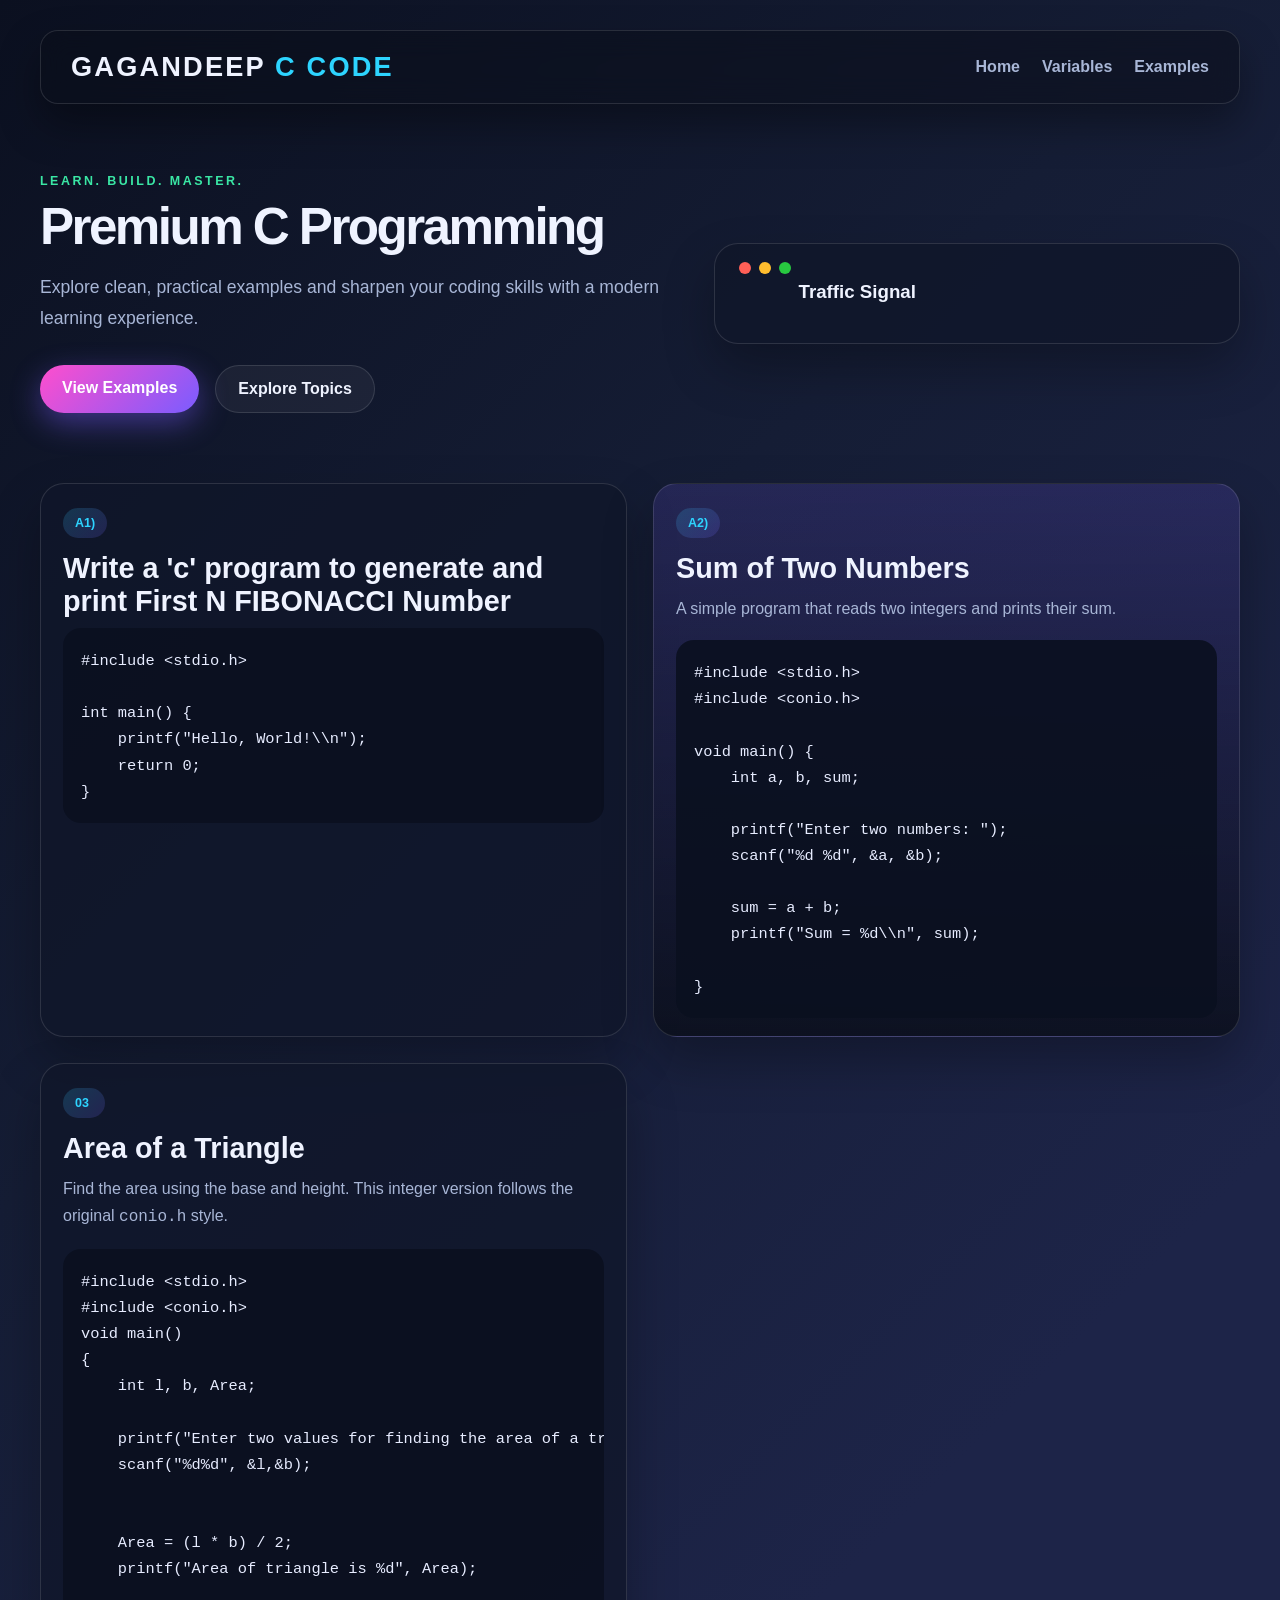
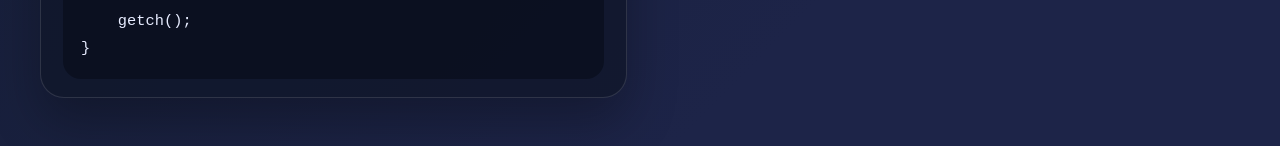
<file: index.html>
<!DOCTYPE html>
<html lang="en">
<head>
    <meta charset="UTF-8">
    <meta name="viewport" content="width=device-width, initial-scale=1.0">
    <title>Premium C Programming </title>
    <link rel="stylesheet" href="style.css">
</head>
<body>
    <div class="page-shell">
        <header class="topbar">
            <div class="brand">GAGANDEEP<span> C CODE</span></div>
            <nav class="nav">
                <a href="index.html">Home</a>
                <a href="variables.html">Variables</a>
                <a href="#examples">Examples</a>
            </nav>
        </header>

        <main class="hero">
            <div class="hero-text">
                <p class="eyebrow">Learn. Build. Master.</p>
                <h1>Premium C Programming </h1>
                <p class="subtitle">
                    Explore clean, practical examples and sharpen your coding skills with a modern learning experience.
                </p>
                <div class="cta-row">
                    <a href="#examples" class="btn primary">View Examples</a>
                    <a href="variables.html" class="btn secondary">Explore Topics</a>
                </div>
            </div>

            <div class="code-card">
                <div class="card-header">
                    <span class="dot red"></span>
                    <span class="dot yellow"></span>
                    <span class="dot green"></span>
                    <h3>Traffic Signal</h3>
                </div>
            </div>
        </main>

        <section class="features" id="examples">
            <article class="feature-card">
                <span class="tag">A1)</span>
                <h2><b>Write a 'c' program to generate and print First N FIBONACCI Number</b></h2>
                <pre><code>#include &lt;stdio.h&gt;

int main() {
    printf("Hello, World!\\n");
    return 0;
}</code></pre>
            </article>

            <article class="feature-card spotlight">
                <span class="tag">A2)</span>
                <h2>Sum of Two Numbers</h2>
                <p>A simple program that reads two integers and prints their sum.</p>
                <pre><code>#include &lt;stdio.h&gt;
#include &lt;conio.h&gt;

void main() {
    int a, b, sum;

    printf("Enter two numbers: ");
    scanf("%d %d", &amp;a, &amp;b);

    sum = a + b;
    printf("Sum = %d\\n", sum);

}</code></pre>
            </article>

            <article class="feature-card">
                <span class="tag">03</span>
                <h2>Area of a Triangle</h2>
                <p>Find the area using the base and height. This integer version follows the original <code>conio.h</code> style.</p>
                <pre><code>#include &lt;stdio.h&gt;
#include &lt;conio.h&gt;
void main()
{
    int l, b, Area;

    printf("Enter two values for finding the area of a triangle: ");
    scanf("%d%d", &l,&b);


    Area = (l * b) / 2;
    printf("Area of triangle is %d", Area);

    getch();
}</code></pre>
            </article>
        </section>
    </div>
</body>
</html>
</file>
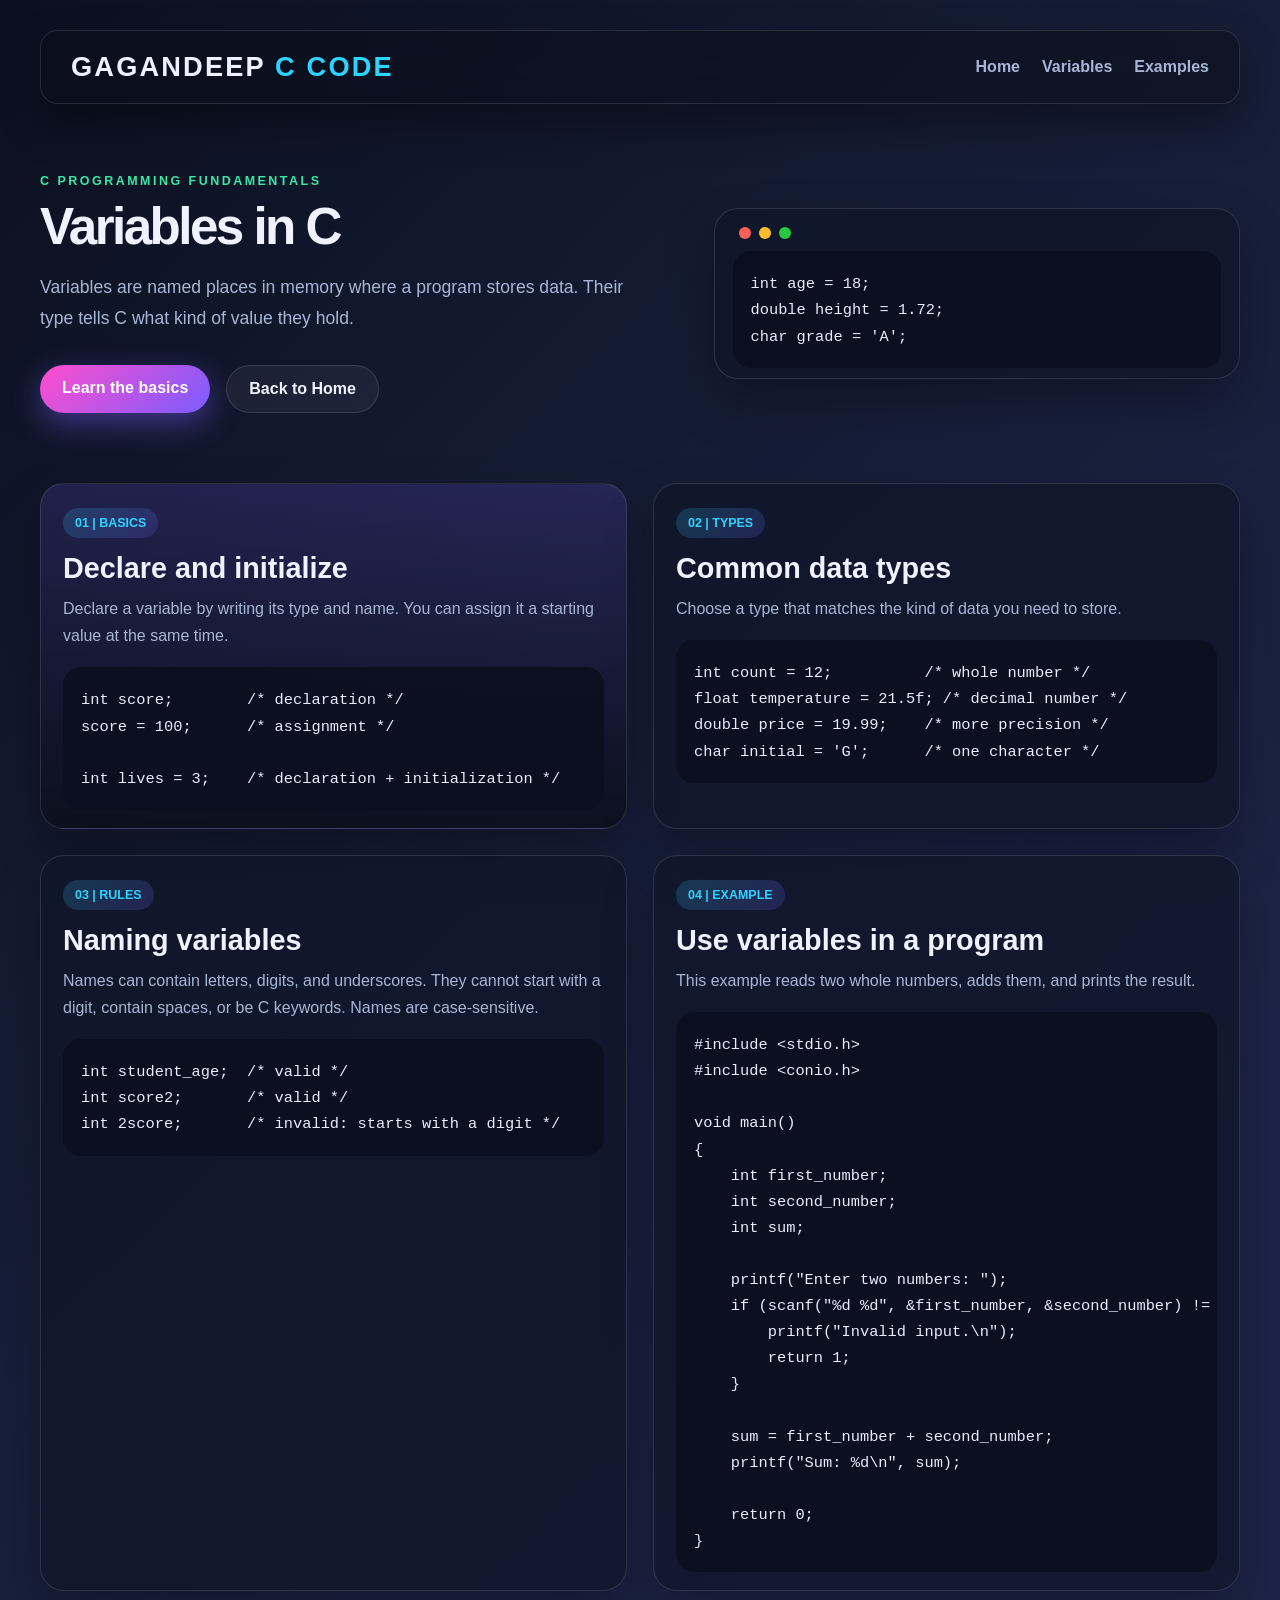
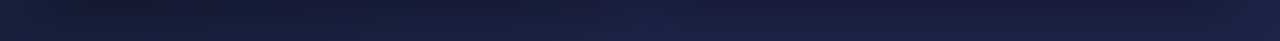
<file: variables.html>
<!DOCTYPE html>
<html lang="en">
<head>
    <meta charset="UTF-8">
    <meta name="viewport" content="width=device-width, initial-scale=1.0">
    <meta name="description" content="Learn about C variables, data types, declarations, and examples.">
    <title>Variables in C | GAGANDEEP C CODE</title>
    <link rel="stylesheet" href="style.css">
</head>
<body>
    <div class="page-shell">
        <header class="topbar">
            <div class="brand">GAGANDEEP<span> C CODE</span></div>
            <nav class="nav" aria-label="Main navigation">
                <a href="index.html">Home</a>
                <a href="variables.html" aria-current="page">Variables</a>
                <a href="index.html#examples">Examples</a>
            </nav>
        </header>

        <main>
            <section class="hero">
                <div class="hero-text">
                    <p class="eyebrow">C programming fundamentals</p>
                    <h1>Variables in C</h1>
                    <p class="subtitle">
                        Variables are named places in memory where a program stores data. Their type tells C what kind of value they hold.
                    </p>
                    <div class="cta-row">
                        <a class="btn primary" href="#declaration">Learn the basics</a>
                        <a class="btn secondary" href="index.html">Back to Home</a>
                    </div>
                </div>

                <div class="code-card">
                    <div class="card-header">
                        <span class="dot red"></span>
                        <span class="dot yellow"></span>
                        <span class="dot green"></span>
                    </div>
                    <pre><code>int age = 18;
double height = 1.72;
char grade = 'A';</code></pre>
                </div>
            </section>

            <section class="features" id="declaration">
                <article class="feature-card spotlight">
                    <span class="tag">01 | BASICS</span>
                    <h2>Declare and initialize</h2>
                    <p>Declare a variable by writing its type and name. You can assign it a starting value at the same time.</p>
                    <pre><code>int score;        /* declaration */
score = 100;      /* assignment */

int lives = 3;    /* declaration + initialization */</code></pre>
                </article>

                <article class="feature-card">
                    <span class="tag">02 | TYPES</span>
                    <h2>Common data types</h2>
                    <p>Choose a type that matches the kind of data you need to store.</p>
                    <pre><code>int count = 12;          /* whole number */
float temperature = 21.5f; /* decimal number */
double price = 19.99;    /* more precision */
char initial = 'G';      /* one character */</code></pre>
                </article>

                <article class="feature-card">
                    <span class="tag">03 | RULES</span>
                    <h2>Naming variables</h2>
                    <p>Names can contain letters, digits, and underscores. They cannot start with a digit, contain spaces, or be C keywords. Names are case-sensitive.</p>
                    <pre><code>int student_age;  /* valid */
int score2;       /* valid */
int 2score;       /* invalid: starts with a digit */</code></pre>
                </article>

                <article class="feature-card">
                    <span class="tag">04 | EXAMPLE</span>
                    <h2>Use variables in a program</h2>
                    <p>This example reads two whole numbers, adds them, and prints the result.</p>
                    <pre><code>#include &lt;stdio.h&gt;
#include &lt;conio.h&gt;

void main()
{
    int first_number;
    int second_number;
    int sum;

    printf("Enter two numbers: ");
    if (scanf("%d %d", &amp;first_number, &amp;second_number) != 2) {
        printf("Invalid input.\n");
        return 1;
    }

    sum = first_number + second_number;
    printf("Sum: %d\n", sum);

    return 0;
}</code></pre>
                </article>
            </section>
        </main>
    </div>
</body>
</html>
</file>
<file: style.css>
:root {
    --bg-1: #0b1020;
    --bg-2: #151d35;
    --card: rgba(16, 23, 41, 0.78);
    --border: rgba(255, 255, 255, 0.12);
    --text: #eff3ff;
    --muted: #a8b6d6;
    --pink: #ff4ecd;
    --purple: #7a5cff;
    --cyan: #2dd4ff;
    --green: #3ae7a5;
    --yellow: #ffd166;
    --shadow: rgba(0, 0, 0, 0.35);
}

* {
    box-sizing: border-box;
}

html {
    scroll-behavior: smooth;
}

body {
    margin: 0;
    font-family: Arial, sans-serif;
    background: linear-gradient(135deg, var(--bg-1), var(--bg-2), #1d2448 80%);
    color: var(--text);
    min-height: 100vh;
}

.page-shell {
    width: min(1200px, calc(100% - 32px));
    margin: 0 auto;
    padding: 30px 0 50px;
}

.topbar {
    display: flex;
    justify-content: space-between;
    align-items: center;
    padding: 20px 30px;
    border: 1px solid var(--border);
    border-radius: 18px;
    background: rgba(10, 14, 25, 0.52);
    backdrop-filter: blur(14px);
    box-shadow: 0 20px 40px var(--shadow);
}

.brand {
    font-size: 1.7rem;
    font-weight: 700;
    letter-spacing: 0.08em;
    text-transform: uppercase;
}

.brand span {
    color: var(--cyan);
}

.nav {
    display: flex;
    gap: 22px;
    flex-wrap: wrap;
}

.nav a {
    color: var(--muted);
    text-decoration: none;
    font-weight: 600;
    transition: color 0.25s ease;
}

.nav a:hover {
    color: var(--text);
}

.hero {
    display: grid;
    grid-template-columns: 1.1fr 0.9fr;
    gap: 30px;
    align-items: center;
    padding: 70px 0 40px;
}

.eyebrow {
    margin: 0 0 12px;
    color: var(--green);
    font-size: 0.78rem;
    letter-spacing: 0.2em;
    text-transform: uppercase;
    font-weight: 700;
}

.hero h1 {
    margin: 0;
    font-size: clamp(2.5rem, 4vw, 5rem);
    line-height: 1.05;
    letter-spacing: -0.05em;
}

.subtitle {
    color: var(--muted);
    font-size: 1.1rem;
    line-height: 1.8;
    max-width: 620px;
    margin: 18px 0 30px;
}

.cta-row {
    display: flex;
    flex-wrap: wrap;
    gap: 16px;
}

.btn {
    display: inline-block;
    padding: 14px 22px;
    border-radius: 999px;
    text-decoration: none;
    font-weight: 700;
    transition: transform 0.2s ease, box-shadow 0.2s ease;
}

.btn:hover {
    transform: translateY(-2px);
}

.btn.primary {
    background: linear-gradient(135deg, var(--pink), var(--purple));
    color: white;
    box-shadow: 0 10px 30px rgba(122, 92, 255, 0.45);
}

.btn.secondary {
    background: rgba(255, 255, 255, 0.05);
    border: 1px solid var(--border);
    color: var(--text);
}

.code-card,
.feature-card {
    background: var(--card);
    border: 1px solid var(--border);
    border-radius: 24px;
    box-shadow: 0 24px 50px rgba(0, 0, 0, 0.28);
}

.code-card {
    padding: 18px 18px 10px;
    overflow: hidden;
}

.card-header {
    display: flex;
    gap: 8px;
    margin-bottom: 12px;
    padding-left: 6px;
}

.dot {
    width: 12px;
    height: 12px;
    border-radius: 50%;
    display: inline-block;
}

.dot.red { background: #ff5f57; }
.dot.yellow { background: #ffbd2e; }
.dot.green { background: #28c840; }

pre {
    margin: 0;
    padding: 20px 18px 18px;
    background: rgba(11, 16, 32, 0.9);
    border-radius: 18px;
    color: #e7ecff;
    overflow-x: auto;
    line-height: 1.7;
    font-size: 0.96rem;
}

code {
    font-family: Consolas, Monaco, monospace;
}

.features {
    display: grid;
    grid-template-columns: repeat(2, minmax(280px, 1fr));
    gap: 26px;
    margin-top: 30px;
}

.feature-card {
    padding: 24px 22px 18px;
}

.tag {
    display: inline-block;
    min-width: 42px;
    padding: 8px 12px;
    margin-bottom: 14px;
    border-radius: 999px;
    background: linear-gradient(135deg, rgba(45, 212, 255, 0.18), rgba(122, 92, 255, 0.18));
    color: var(--cyan);
    font-size: 0.78rem;
    font-weight: 700;
}

.feature-card h2 {
    margin: 0 0 10px;
    font-size: 1.8rem;
}

.feature-card p {
    margin: 0 0 18px;
    color: var(--muted);
    line-height: 1.7;
}

.spotlight {
    background: linear-gradient(180deg, rgba(122, 92, 255, 0.16), rgba(10, 14, 25, 0.8));
}

@media (max-width: 860px) {
    .hero,
    .features {
        grid-template-columns: 1fr;
    }

    .topbar {
        flex-direction: column;
        gap: 16px;
    }

    .nav {
        justify-content: center;
    }
}
</file>
